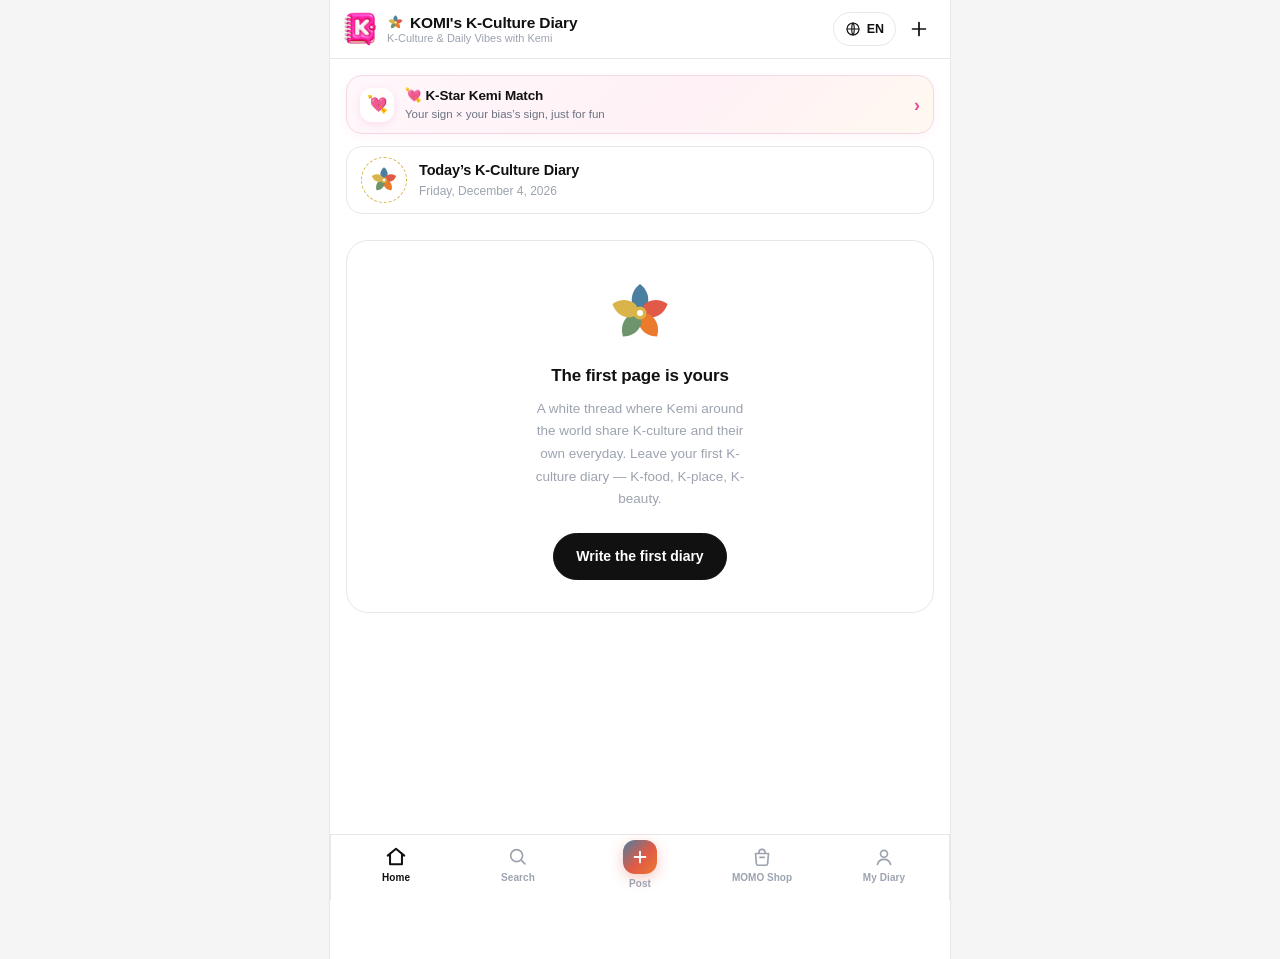
<file: index.html>
<!DOCTYPE html>
<html lang="en">
<head>
<meta charset="utf-8">
<title>KOMI's K-Culture Diary</title>
<meta name="viewport" content="width=device-width, initial-scale=1, viewport-fit=cover">
<meta name="description" content="K-Culture & Daily Vibes with Kemi. A white thread where Kemi around the world share K-culture and their own everyday — K-food, K-place, K-beauty. Read, reply and share.">
<meta name="theme-color" content="#ffffff">
<meta name="color-scheme" content="light">
<meta name="format-detection" content="telephone=no">

<!-- Security: a request keeps its origin only, and the page may load nothing but
     its own files, its own pictures/clips and the three translation endpoints.
     frame-ancestors is not here on purpose: browsers ignore it in a meta tag and
     log an error, so the frame guard in app.js keeps the page out of other frames. -->
<meta name="referrer" content="strict-origin-when-cross-origin">
<meta http-equiv="Content-Security-Policy" content="default-src 'self'; script-src 'self'; style-src 'self' 'unsafe-inline'; img-src 'self' data: blob:; media-src 'self' data: blob:; font-src 'self'; connect-src 'self' data: blob: https://translate.googleapis.com https://clients5.google.com https://translate.astian.org; manifest-src 'self'; worker-src 'self'; object-src 'none'; base-uri 'self'; form-action 'self'">

<link rel="manifest" href="./manifest.webmanifest">
<link rel="icon" href="./icons/favicon-32.png" sizes="32x32" type="image/png">
<link rel="icon" href="./icons/icon-192.png" sizes="192x192" type="image/png">
<link rel="apple-touch-icon" href="./icons/apple-touch-icon.png">

<meta name="apple-mobile-web-app-capable" content="yes">
<meta name="mobile-web-app-capable" content="yes">
<meta name="apple-mobile-web-app-title" content="KOMI Diary">
<meta name="apple-mobile-web-app-status-bar-style" content="default">

<meta property="og:type" content="website">
<meta property="og:site_name" content="KOMI's K-Culture Diary">
<meta property="og:title" content="KOMI's K-Culture Diary">
<meta property="og:description" content="Global K-Culture & Daily Vibes with Kemi — K-food, K-place, K-beauty. A white thread where Kemi around the world share K-culture and their own everyday.">
<meta property="og:image" content="https://ajak-75.github.io/KOMI-Diary/icons/og-cover.jpg">
<meta property="og:url" content="https://ajak-75.github.io/KOMI-Diary/">
<meta name="twitter:card" content="summary_large_image">
<meta name="twitter:title" content="KOMI's K-Culture Diary">
<meta name="twitter:description" content="Global K-Culture & Daily Vibes with Kemi — K-food, K-place, K-beauty.">
<meta name="twitter:image" content="https://ajak-75.github.io/KOMI-Diary/icons/og-cover.jpg">

<link rel="preload" as="image" href="./img/komi-diary-logo.png">
<link rel="preload" as="image" href="./img/komi-avatar.jpg">
<link rel="stylesheet" href="./styles.css?v=30">
</head>
<body>
<div class="app" id="app">

  <header class="topbar" id="topbar">
    <a class="brand" href="./" aria-label="KOMI's K-Culture Diary">
      <img class="brand-mark" src="./img/komi-diary-logo.png" alt="KOMI Diary" width="36" height="36">
      <span class="brand-copy">
        <span class="brand-title"><img class="dc-emblem" src="./img/dancheong-flower.svg" alt="" width="17" height="17">KOMI's K-Culture Diary</span>
        <span class="brand-sub" data-i18n="tagline">K-Culture &amp; Daily Vibes with Kemi</span>
      </span>
    </a>
    <div class="topbar-actions">
      <div class="lang" id="lang">
        <button class="lang-btn" id="langBtn" type="button" aria-haspopup="listbox" aria-expanded="false" aria-label="Language">
          <svg viewBox="0 0 24 24" width="16" height="16" aria-hidden="true" fill="none" stroke="currentColor" stroke-width="1.7" stroke-linecap="round" stroke-linejoin="round"><circle cx="12" cy="12" r="9"/><path d="M3 12h18M12 3c2.5 2.7 2.5 15.3 0 18M12 3c-2.5 2.7-2.5 15.3 0 18"/></svg>
          <span id="langCode">EN</span>
        </button>
        <div class="lang-menu" id="langMenu" role="listbox" aria-label="Language" hidden></div>
      </div>
      <button class="icon-btn" id="composeBtn" type="button" aria-label="New post">
        <svg viewBox="0 0 24 24" width="22" height="22" aria-hidden="true" fill="none" stroke="currentColor" stroke-width="1.9" stroke-linecap="round"><path d="M12 5v14M5 12h14"/></svg>
      </button>
    </div>
  </header>

  <main class="main" id="main" tabindex="-1"></main>

  <nav class="tabbar" aria-label="Main navigation">
    <button class="tab" type="button" data-view="home">
      <svg class="tab-ico" viewBox="0 0 24 24" aria-hidden="true" fill="none" stroke="currentColor" stroke-width="1.8" stroke-linecap="round" stroke-linejoin="round"><path d="M3 10.5 12 3l9 7.5"/><path d="M5.5 9.5V20h13V9.5"/></svg>
      <span class="tab-label" data-i18n="home">Home</span>
    </button>
    <button class="tab" type="button" data-view="search">
      <svg class="tab-ico" viewBox="0 0 24 24" aria-hidden="true" fill="none" stroke="currentColor" stroke-width="1.8" stroke-linecap="round"><circle cx="10.5" cy="10.5" r="6.5"/><path d="m15.5 15.5 4 4"/></svg>
      <span class="tab-label" data-i18n="search">Search</span>
    </button>
    <button class="tab tab-create" type="button" id="composeBtn2" aria-label="New post">
      <span class="create-fab">
        <svg viewBox="0 0 24 24" width="20" height="20" aria-hidden="true" fill="none" stroke="currentColor" stroke-width="2.2" stroke-linecap="round"><path d="M12 5.5v13M5.5 12h13"/></svg>
      </span>
      <span class="tab-label" data-i18n="post">Post</span>
    </button>
    <button class="tab tab-shop" type="button" data-view="shop">
      <svg class="tab-ico" viewBox="0 0 24 24" aria-hidden="true" fill="none" stroke="currentColor" stroke-width="1.8" stroke-linecap="round" stroke-linejoin="round"><path d="M4.9 8.2h14.2l-1 11.3a1.7 1.7 0 0 1-1.7 1.5H7.6a1.7 1.7 0 0 1-1.7-1.5Z"/><path d="M8.7 8.2V7a3.3 3.3 0 0 1 6.6 0v1.2"/><path d="M9.6 12.4h4.8"/></svg>
      <span class="tab-label" data-i18n="shop">MOMO Shop</span>
    </button>
    <button class="tab" type="button" data-view="me">
      <svg class="tab-ico" viewBox="0 0 24 24" aria-hidden="true" fill="none" stroke="currentColor" stroke-width="1.8" stroke-linecap="round" stroke-linejoin="round"><circle cx="12" cy="8.5" r="3.8"/><path d="M4.8 20.2c.9-3.6 3.7-5.6 7.2-5.6s6.3 2 7.2 5.6"/></svg>
      <span class="tab-label" data-i18n="mydiary">My Diary</span>
    </button>
  </nav>

</div>

<!-- Compose sheet -->
<div class="scrim" id="scrim" hidden></div>
<section class="sheet" id="composeSheet" role="dialog" aria-modal="true" aria-labelledby="composeTitle" hidden>
  <div class="sheet-grip" aria-hidden="true"></div>
  <header class="sheet-head">
    <button class="text-btn" type="button" id="composeCancel" data-i18n="cancel">Cancel</button>
    <h2 class="sheet-title" id="composeTitle" data-i18n="newPost">New diary</h2>
    <button class="pill primary" type="button" id="composeSubmit" data-i18n="publish">Post</button>
  </header>
  <div class="sheet-body">
    <div class="kemi-warn" id="composeWarn" role="alert" hidden></div>
    <div class="compose-row">
      <img class="avatar avatar-40" id="composeAvatar" src="./img/komi-avatar.jpg" alt="" width="40" height="40">
      <div class="compose-fields">
        <input id="nickInput" class="nick-input" type="text" maxlength="28" autocomplete="nickname" placeholder="KOMI's Unnie" aria-label="Nickname">
        <textarea id="bodyInput" class="body-input" rows="5" maxlength="500" placeholder="How is life where you are today?" aria-label="Post text"></textarea>
        <div class="compose-under">
          <input id="tagInput" class="tag-input" type="text" maxlength="80" placeholder="#MyCity #DailyVibes" aria-label="Tags">
          <span class="counter"><span id="bodyCount">0</span>/500</span>
        </div>
      </div>
    </div>
    <div class="photo-strip" id="photoStrip" hidden></div>
    <div class="sticker-tray" id="stickerTray">
      <div class="sticker-head">
        <span class="sticker-title" data-i18n="stickerTitle">🌸 Dancheong Sticker (Free)</span>
        <span class="sticker-note" data-i18n="stickerHint">One per diary · tap again to remove</span>
      </div>
      <div class="sticker-row" id="stickerRow" role="group" aria-label="Dancheong sticker"></div>
    </div>
    <div class="compose-tools">
      <button class="tool-btn" type="button" id="photoBtn">
        <svg viewBox="0 0 24 24" width="18" height="18" aria-hidden="true" fill="none" stroke="currentColor" stroke-width="1.7" stroke-linecap="round" stroke-linejoin="round"><rect x="3" y="5" width="18" height="14" rx="3"/><circle cx="8.5" cy="10" r="1.6"/><path d="m4 17 4.5-4.5 4 4L16 12l4 4"/></svg>
        <span data-i18n="media">Photo·Video</span>
      </button>
      <span class="tool-hint" id="photoHint" data-i18n="photoHint">Up to 4 photos or videos (video: 10s · 15MB)</span>
      <input id="mediaInput" type="file" accept="image/*,video/*" multiple hidden>
    </div>
    <p class="hint" id="composeHint" data-i18n="composeHint">Your post is saved on this device.</p>
  </div>
</section>

<!-- MOMO Shop product sheet -->
<section class="sheet" id="shopSheet" role="dialog" aria-modal="true" aria-labelledby="shopTitle" hidden>
  <div class="sheet-grip" aria-hidden="true"></div>
  <header class="sheet-head">
    <button class="text-btn" type="button" id="shopCancel" data-i18n="cancel">Cancel</button>
    <h2 class="sheet-title" id="shopTitle" data-i18n="shopNew">New product</h2>
    <button class="pill primary" type="button" id="shopSubmit" data-i18n="save">Save</button>
  </header>
  <div class="sheet-body">
    <div class="shop-photo-row">
      <button class="shop-photo-add" type="button" id="shopPhotoBtn">
        <svg viewBox="0 0 24 24" width="22" height="22" aria-hidden="true" fill="none" stroke="currentColor" stroke-width="1.6" stroke-linecap="round" stroke-linejoin="round"><path d="M4 8.5h3l1.4-2h7.2l1.4 2h3v10.5H4z"/><circle cx="12" cy="13" r="3.2"/></svg>
        <span data-i18n="shopPhoto">Photo</span>
      </button>
      <div class="shop-photo-thumb" id="shopPhotoThumb" hidden>
        <img id="shopPhotoImg" alt="">
        <button class="rm" type="button" id="shopPhotoRm" aria-label="Remove photo">&times;</button>
      </div>
      <input id="shopPhotoInput" type="file" accept="image/*" hidden>
    </div>
    <label class="field" for="shopNameInput">
      <span class="field-label" data-i18n="shopNameL">Product</span>
      <input class="field-input" id="shopNameInput" type="text" maxlength="60" autocomplete="off">
    </label>
    <label class="field" for="shopPriceInput">
      <span class="field-label" data-i18n="shopPriceL">Price</span>
      <input class="field-input" id="shopPriceInput" type="text" maxlength="24" autocomplete="off">
    </label>
    <label class="field" for="shopLinkInput">
      <span class="field-label" data-i18n="shopLinkL">Shop link</span>
      <input class="field-input" id="shopLinkInput" type="url" inputmode="url" maxlength="300" autocomplete="off" autocapitalize="off" spellcheck="false">
    </label>
    <label class="field" for="shopNoteInput">
      <span class="field-label" data-i18n="shopNoteL">Momo's line</span>
      <textarea class="field-input field-area" id="shopNoteInput" rows="3" maxlength="200"></textarea>
    </label>
    <p class="hint" data-i18n="shopHint">Products are saved on this device.</p>
  </div>
</section>

<!-- 👤 My profile sheet (photo · nickname · one-line intro) -->
<section class="sheet sheet-profile" id="profileSheet" role="dialog" aria-modal="true" aria-labelledby="profileTitle" hidden>
  <div class="sheet-grip" aria-hidden="true"></div>
  <header class="sheet-head">
    <button class="text-btn" type="button" id="profileCancel" data-i18n="cancel">Cancel</button>
    <h2 class="sheet-title" id="profileTitle" data-i18n="profileEdit">Edit profile</h2>
    <button class="pill primary" type="button" id="profileSave" data-i18n="save">Save</button>
  </header>
  <div class="sheet-body">
    <div class="kemi-warn" id="profileWarn" role="alert" hidden></div>
    <div class="profile-photo-row">
      <button class="profile-photo-btn" type="button" id="profilePhotoBtn" aria-label="Profile photo">
        <img class="profile-photo-img" id="profilePhotoImg" src="./img/komi-avatar.jpg" alt="" width="88" height="88">
        <span class="profile-photo-cam" aria-hidden="true">
          <svg viewBox="0 0 24 24" width="13" height="13" fill="none" stroke="currentColor" stroke-width="1.9" stroke-linecap="round" stroke-linejoin="round"><path d="M4 8.5h3l1.4-2h7.2l1.4 2h3v10.5H4z"/><circle cx="12" cy="13" r="3.1"/></svg>
        </span>
      </button>
      <div class="profile-photo-tools">
        <button class="tool-btn" type="button" id="profilePhotoPick" data-i18n="profilePhotoPick">Choose photo</button>
        <button class="text-btn profile-photo-reset" type="button" id="profilePhotoReset" data-i18n="profilePhotoReset">Back to the default photo</button>
      </div>
      <input id="profilePhotoInput" type="file" accept="image/*" hidden>
    </div>
    <label class="field" for="profileNickInput">
      <span class="field-label" data-i18n="profileNickL">Nickname</span>
      <input class="field-input" id="profileNickInput" type="text" maxlength="20" autocomplete="nickname" autocapitalize="off" placeholder="Up to 20 characters">
      <span class="field-note"><span id="profileNickCount">0</span>/20</span>
    </label>
    <label class="field" for="profileBioInput">
      <span class="field-label" data-i18n="profileBioL">One-line intro</span>
      <textarea class="field-input field-area profile-area" id="profileBioInput" rows="2" maxlength="80" placeholder="A line about you, up to 80 characters"></textarea>
      <span class="field-note"><span id="profileBioCount">0</span>/80</span>
    </label>
    <p class="hint" data-i18n="profileHint">Your photo, nickname and line show on your diaries and replies. Saved on this device.</p>
  </div>
</section>

<!-- K-star Kemi match sheet -->
<section class="sheet sheet-match" id="matchSheet" role="dialog" aria-modal="true" aria-labelledby="matchSheetTitle" hidden>
  <div class="sheet-grip" aria-hidden="true"></div>
  <header class="sheet-head">
    <button class="text-btn" type="button" id="matchClose" data-i18n="cancel">Cancel</button>
    <h2 class="sheet-title" id="matchSheetTitle" data-i18n="matchTitle">K-Star Kemi Match</h2>
    <span class="sheet-pad" aria-hidden="true"></span>
  </header>
  <div class="sheet-body">
    <p class="match-lead" data-i18n="matchLead">Just for fun: meet the Kemi between your zodiac sign and your favorite star’s.</p>
    <label class="field" for="starNameInput">
      <span class="field-label" data-i18n="starNameL">My favorite K-star</span>
      <input class="field-input" id="starNameInput" type="text" maxlength="40" autocomplete="off" placeholder="예) BTS 정국">
    </label>
    <div class="field">
      <span class="field-label" data-i18n="starBdayL">Star’s birthday</span>
      <div class="bday-row">
        <input class="bday-y" id="starYear" type="number" inputmode="numeric" min="1900" max="2026" placeholder="YYYY" aria-label="Year">
        <select class="bday-m" id="starMonth" aria-label="Month"></select>
        <select class="bday-d" id="starDay" aria-label="Day"></select>
      </div>
    </div>
    <div class="field">
      <span class="field-label" data-i18n="myBdayL">My birthday</span>
      <div class="bday-row">
        <input class="bday-y" id="myYear" type="number" inputmode="numeric" min="1900" max="2026" placeholder="YYYY" aria-label="Year">
        <select class="bday-m" id="myMonth" aria-label="Month"></select>
        <select class="bday-d" id="myDay" aria-label="Day"></select>
      </div>
    </div>
    <button class="pill primary match-go" type="button" id="matchGo" data-i18n="matchGo">See our Kemi</button>
    <div class="match-result" id="matchResult" hidden></div>
    <p class="match-fine" data-i18n="matchFine">Just for fun · the real zodiac year follows Lunar New Year</p>
  </div>
</section>

<!-- Kemi Promise sheet (community guidelines) — reached from My Diary and from every warning -->
<section class="sheet sheet-promise" id="promiseSheet" role="dialog" aria-modal="true" aria-labelledby="promiseSheetTitle" hidden>
  <div class="sheet-grip" aria-hidden="true"></div>
  <header class="sheet-head">
    <span class="sheet-pad" aria-hidden="true"></span>
    <h2 class="sheet-title" id="promiseSheetTitle" data-i18n="promiseTitle">Kemi Promise</h2>
    <button class="text-btn" type="button" id="promiseClose" data-i18n="close">Close</button>
  </header>
  <div class="sheet-body">
    <p class="promise-lead" data-i18n="promiseSub">Five promises so we can share K-culture kindly, together.</p>
    <ol class="promise-list" id="promiseList"></ol>
    <p class="promise-foot" data-i18n="promiseFoot">A post that breaks them is held back after a warning.</p>
  </div>
</section>

<!-- Image viewer -->
<div class="viewer" id="viewer" role="dialog" aria-modal="true" aria-label="Photo" hidden>
  <button class="viewer-close" type="button" id="viewerClose" aria-label="Close">
    <svg viewBox="0 0 24 24" width="22" height="22" aria-hidden="true" fill="none" stroke="currentColor" stroke-width="2" stroke-linecap="round"><path d="M6 6l12 12M18 6 6 18"/></svg>
  </button>
  <img id="viewerImg" alt="">
</div>

<div class="toast" id="toast" role="status" aria-live="polite"></div>

<script src="./i18n-world.js?v=30"></script>
<script src="./app.js?v=31"></script>
</body>
</html>
</file>
<file: styles.css>
/* KOMI's K-Culture Diary — pure white Threads-style light theme
   Palette: #FFFFFF bg · #E5E7EB hairlines · #111 typographic black · pink accent */

:root {
  --bg: #FFFFFF;
  --line: #E5E7EB;
  --ink: #111111;
  --ink-2: #6b7280;
  --ink-3: #9ca3af;
  --accent: #EC4899;
  --accent-soft: #FDF2F8;
  --like: #EF4444;
  --chip: #F3F4F6;
  --font: -apple-system, BlinkMacSystemFont, "Segoe UI", Roboto, "Helvetica Neue",
          "Apple SD Gothic Neo", "Noto Sans KR", "Malgun Gothic", Arial, sans-serif;
}

* { box-sizing: border-box; }
html, body { height: 100%; }
html { -webkit-text-size-adjust: 100%; }

body {
  margin: 0;
  background: var(--bg);
  color: var(--ink);
  font-family: var(--font);
  font-size: 15px;
  line-height: 1.5;
  -webkit-font-smoothing: antialiased;
  overscroll-behavior-y: none;
}

button { font: inherit; color: inherit; background: none; border: 0; padding: 0; cursor: pointer; }
input, textarea { font: inherit; color: inherit; }
img { display: block; max-width: 100%; }
svg { display: block; }
[hidden] { display: none !important; }

::selection { background: #FBD3EC; }

/* ---------- layout ---------- */
.app { min-height: 100dvh; }
.main {
  max-width: 620px;
  margin: 0 auto;
  padding: 0 0 calc(64px + env(safe-area-inset-bottom));
  min-height: 100dvh;
}
.view-head {
  display: flex; align-items: baseline; justify-content: space-between;
  padding: 20px 16px 4px;
}
.view-title { margin: 0; font-size: 21px; font-weight: 700; letter-spacing: -0.01em; }
.view-sub { color: var(--ink-3); font-size: 12.5px; }
.feed-head-pad { height: 8px; }

/* ---------- top bar ---------- */
.topbar {
  position: sticky; top: 0; z-index: 40;
  display: flex; align-items: center; justify-content: space-between; gap: 8px;
  padding: 10px 12px;
  padding-top: calc(10px + env(safe-area-inset-top));
  background: rgba(255,255,255,.92);
  -webkit-backdrop-filter: saturate(180%) blur(14px);
  backdrop-filter: saturate(180%) blur(14px);
  border-bottom: 1px solid var(--line);
}
.brand { display: flex; align-items: center; gap: 9px; text-decoration: none; color: inherit; min-width: 0; }
.brand-mark { width: 36px; height: 36px; flex: none; object-fit: contain; background: transparent; }
.brand-copy { display: flex; flex-direction: column; line-height: 1.15; min-width: 0; }
.brand-title { font-size: 15.5px; font-weight: 700; letter-spacing: -0.01em; white-space: nowrap; display: inline-flex; align-items: center; gap: 6px; }
.dc-emblem { width: 17px; height: 17px; flex: none; }
.brand-sub { font-size: 11px; color: var(--ink-3); white-space: nowrap; overflow: hidden; text-overflow: ellipsis; }
.topbar-actions { display: flex; align-items: center; gap: 4px; }

.icon-btn {
  display: grid; place-items: center; width: 38px; height: 38px; border-radius: 50%;
  transition: background .15s ease;
}
.icon-btn:hover, .icon-btn:active { background: var(--chip); }

/* language pill */
.lang { position: relative; }
.lang-btn {
  display: flex; align-items: center; gap: 6px;
  border: 1px solid var(--line); border-radius: 999px;
  padding: 7px 11px; font-size: 12.5px; font-weight: 600; background: #fff;
  transition: background .15s ease;
}
.lang-btn:hover { background: var(--chip); }
.lang-menu {
  position: absolute; right: 0; top: calc(100% + 6px);
  min-width: 192px; max-width: 78vw; max-height: min(62vh, 420px); overflow-y: auto; -webkit-overflow-scrolling: touch;
  background: #fff; border: 1px solid var(--line); border-radius: 14px;
  box-shadow: 0 12px 32px rgba(17,17,17,.10); padding: 6px; z-index: 60;
}
.lang-item .lang-label { white-space: nowrap; overflow: hidden; text-overflow: ellipsis; }
.lang-item {
  display: flex; align-items: center; justify-content: space-between; gap: 10px;
  width: 100%; padding: 9px 11px; border-radius: 9px; font-size: 13.5px; text-align: left;
}
.lang-item:hover { background: var(--chip); }
.lang-item .tick { color: var(--accent); opacity: 0; font-weight: 700; }
.lang-item[aria-selected="true"] { font-weight: 700; }
.lang-item[aria-selected="true"] .tick { opacity: 1; }

/* ---------- post card ---------- */
.post { border-bottom: 1px solid var(--line); padding: 14px 16px 10px; }
.post-top { display: flex; gap: 11px; align-items: flex-start; }
.avatar { border-radius: 50%; object-fit: cover; border: 1px solid var(--line); background: #fff; }
.avatar-36 { width: 36px; height: 36px; }
.avatar-40 { width: 40px; height: 40px; }
.avatar-28 { width: 28px; height: 28px; }
.avatar-fallback {
  display: grid; place-items: center; border-radius: 50%;
  background: var(--accent-soft); color: var(--accent); font-weight: 700; flex: none;
}
.avatar-fallback.avatar-36 { width: 36px; height: 36px; font-size: 14px; }
.avatar-fallback.avatar-28 { width: 28px; height: 28px; font-size: 11px; }
.avatar-fallback.avatar-40 { width: 40px; height: 40px; font-size: 15px; }

.post-headline { flex: 1; min-width: 0; }
.byline { display: flex; align-items: center; gap: 6px; flex-wrap: wrap; }
.byline-name { font-weight: 700; font-size: 14.5px; }
.byline-handle { color: var(--ink-3); font-size: 13px; }
.dot { color: var(--ink-3); font-size: 11px; }
.byline-time { color: var(--ink-3); font-size: 13px; white-space: nowrap; }
.edited-mark { color: var(--ink-3); font-size: 11.5px; font-weight: 500; opacity: .85; white-space: nowrap; }
/* the dancheong sticker a diary carries: stuck on the right of the byline row,
   slightly tilted like a paper deco sticker, never over the text or buttons */
.post-sticker {
  flex: none; width: 44px; height: 44px; margin: -3px 0 0 2px;
  transform: rotate(6deg);
  filter: drop-shadow(0 2px 3px rgba(24, 16, 8, .18));
  pointer-events: none;
  user-select: none;
  -webkit-user-select: none;
}
.follow-btn {
  margin-left: auto; border: 1px solid var(--line); border-radius: 999px;
  padding: 5px 13px; font-size: 12.5px; font-weight: 700; flex: none;
  transition: border-color .15s ease, background .15s ease, color .15s ease;
}
.follow-btn:hover { border-color: var(--ink); }
.follow-btn.is-following { background: var(--ink); border-color: var(--ink); color: #fff; }

.post-body { margin: 7px 0 0; font-size: 15px; white-space: pre-wrap; word-break: break-word; }
.post-tags { margin-top: 8px; display: flex; flex-wrap: wrap; gap: 4px 10px; }
.post-tag { color: #2563EB; font-size: 13.5px; font-weight: 550; }
.post-tag:hover { text-decoration: underline; }

/* ---------- dancheong accents ----------
   slate #4B7F9F · coral #E05A47 · orange #EB7A2D · sage #6E946B · gold #D9B44A */
.date-banner {
  display: flex; align-items: center; gap: 12px;
  margin: 12px 16px 4px; padding: 10px 14px;
  border: 1px solid var(--line); border-radius: 16px; background: #fff;
}
.date-banner .stamp {
  display: grid; place-items: center; width: 46px; height: 46px; flex: none;
  border: 1.5px dashed #D9B44A; border-radius: 50%; background: #fff;
}
.date-banner .date-copy { display: flex; flex-direction: column; min-width: 0; }
.date-banner .date-copy b { font-size: 14.5px; letter-spacing: -0.01em; }
.date-banner .date-copy span { color: var(--ink-3); font-size: 12px; }

.chip.dc-chip { color: var(--dc, #4B7F9F); border-color: var(--dc, #4B7F9F); }
.chip.dc-chip:hover { background: var(--dc, #4B7F9F); color: #fff; border-color: var(--dc, #4B7F9F); }
.chip.dc-chip.is-active { background: var(--dc, #4B7F9F); border-color: var(--dc, #4B7F9F); color: #fff; }
.post-tags .dc-chip { font-size: 13px; padding: 4px 11px; border: 1px solid var(--dc, #4B7F9F); color: var(--dc, #4B7F9F); background: #fff; }
.post-tags .dc-chip:hover { background: var(--dc, #4B7F9F); color: #fff; }

/* photos */
.post-photos { margin-top: 10px; display: grid; gap: 8px; border-radius: 16px; overflow: hidden; }
.post-photos[data-n="2"] { grid-template-columns: 1fr 1fr; }
.post-photos[data-n="3"] { grid-template-columns: 1fr 1fr; }
.post-photos[data-n="4"] { grid-template-columns: 1fr 1fr; }
.post-photos img, .post-photos > div {
  width: 100%; border-radius: 0; object-fit: cover; cursor: zoom-in;
  border: 1px solid var(--line);
}
.post-photos[data-n="2"] img, .post-photos[data-n="4"] img { aspect-ratio: 1 / 1; }
.post-photos[data-n="3"] img:first-child { grid-column: 1 / -1; aspect-ratio: 2 / 1; }
.post-photos[data-n="3"] .ph-more, .post-photos[data-n="4"] .ph-more {
  position: relative; aspect-ratio: 1 / 1; display: grid; place-items: center;
  color: #fff; font-size: 20px; font-weight: 700; background-size: cover; background-position: center;
}
.post-photos[data-n="3"] .ph-more::before, .post-photos[data-n="4"] .ph-more::before {
  content: ""; position: absolute; inset: 0; background: rgba(17,17,17,.45);
}
.post-photos[data-n="3"] .ph-more span, .post-photos[data-n="4"] .ph-more span { position: relative; z-index: 1; }
.post-photos[data-n="1"] img { max-height: 560px; }

/* video attachments */
.post-photos video {
  width: 100%; display: block; background: #000; border-radius: 0;
  object-fit: contain; max-height: 70vh;
}
.post-photos[data-n="2"] video, .post-photos[data-n="3"] video, .post-photos[data-n="4"] video {
  aspect-ratio: 1 / 1; object-fit: cover;
}
.post-photos .ph-skel {
  width: 100%; aspect-ratio: 4 / 3; cursor: default;
  background: linear-gradient(100deg, #F3F4F6, #E9EBEF, #F3F4F6);
}
.post-photos .ph-video-skel {
  display: grid; place-items: center; aspect-ratio: 16 / 9;
  background: #1a1a1c; color: #fff; font-size: 20px;
}
.translate-btn.is-loading { opacity: .6; }
.translate-note { margin-top: 6px; color: var(--ink-3); font-size: 12.5px; }

/* translate toggle */
.translate-row { margin-top: 10px; }
.translate-btn {
  display: inline-flex; align-items: center; gap: 6px;
  color: var(--ink-2); font-size: 12.5px; font-weight: 600;
  padding: 5px 0; border-radius: 6px;
}
.translate-btn:hover { color: var(--ink); }
.translate-btn .globe { color: #2563EB; }
.translate-body {
  margin-top: 8px; padding: 10px 12px; border: 1px solid var(--line); border-radius: 12px;
  background: #FAFAFA; font-size: 14px; color: #374151; white-space: pre-wrap; word-break: break-word;
}
.translate-meta { margin-top: 6px; color: var(--ink-3); font-size: 11.5px; }

/* action row */
.post-actions {
  margin-top: 10px; padding-top: 6px;
  display: flex; align-items: center; gap: 4px;
}
/* the writer's own tools sit on the right, quieter than the count row */
.post-tools { margin-left: auto; display: flex; align-items: center; gap: 2px; }
.post-tools .act { padding: 7px 7px; color: var(--ink-3); }
.act {
  display: inline-flex; align-items: center; gap: 6px;
  color: var(--ink-2); font-size: 12.5px; font-weight: 550;
  padding: 7px 10px; border-radius: 999px; transition: background .15s ease;
  user-select: none; -webkit-user-select: none;
}
.act:active { transform: scale(.96); }
.act:hover { background: var(--chip); }
.act .cnt { min-width: 10px; }
.act[data-act="like"]:hover { color: #E05A47; background: #FDF1EF; }
.act.is-liked { color: #E05A47; font-weight: 700; }
.act.is-liked .ico { fill: #E05A47; stroke: #E05A47; }
.act[data-act="comment"]:hover { color: #4B7F9F; background: #EFF5F9; }
.act[data-act="repost"]:hover { color: #6E946B; background: #F0F5EF; }
.act.is-reposted { color: #6E946B; font-weight: 700; }
.act.is-reposted .ico { fill: #6E946B; stroke: #6E946B; }
.act[data-act="share"]:hover { color: #EB7A2D; background: #FDF3EA; }
.act[data-act="edit"]:hover { color: #4B7F9F; background: #EFF5F9; }
.act[data-act="delete"]:hover { color: #E05A47; background: #FDF1EF; }
.translate-btn .globe { color: #4B7F9F; }

/* comments */
.comments { margin-top: 4px; border-top: 1px solid var(--line); padding-top: 4px; }
.comment { display: flex; gap: 9px; padding: 9px 0; border-bottom: 1px solid var(--line); }
.comment:last-of-type { border-bottom: 0; }
.comment-main { flex: 1; min-width: 0; }
.comment-head { display: flex; align-items: baseline; gap: 6px; flex-wrap: wrap; }
.comment-author { font-weight: 700; font-size: 13.5px; }
.comment-time { color: var(--ink-3); font-size: 12px; }
.comment-text { margin: 3px 0 0; font-size: 14px; white-space: pre-wrap; word-break: break-word; }
.comment-del { color: var(--ink-3); font-size: 12px; margin-top: 3px; }
.comment-del:hover { color: #E05A47; }
.comment-form { display: flex; gap: 9px; padding: 10px 0 6px; align-items: center; }
.comment-form .comment-input {
  flex: 1; border: 1px solid var(--line); border-radius: 999px;
  padding: 9px 14px; font-size: 13.5px; outline: none; background: #fff;
}
.comment-form .comment-input:focus { border-color: var(--ink-3); }
.comment-form .send-btn {
  flex: none; width: 38px; height: 38px; border-radius: 50%; display: grid; place-items: center;
  color: var(--ink-3); transition: color .15s ease;
}
.comment-form .send-btn.ready { color: var(--accent); }

/* ---------- tab bar ---------- */
.tabbar {
  position: fixed; left: 0; right: 0; bottom: 0; z-index: 50;
  display: grid; grid-template-columns: repeat(5, 1fr);
  padding: 6px 4px calc(6px + env(safe-area-inset-bottom));
  background: rgba(255,255,255,.94);
  -webkit-backdrop-filter: saturate(180%) blur(14px);
  backdrop-filter: saturate(180%) blur(14px);
  border-top: 1px solid var(--line);
}
.tab {
  display: flex; flex-direction: column; align-items: center; gap: 2px;
  padding: 5px 0 3px; color: var(--ink-3); border-radius: 12px;
  min-width: 0;
}
.tab .tab-ico { width: 22px; height: 22px; }
.tab .tab-label { font-size: clamp(8.5px, 2.6vw, 10px); font-weight: 600; letter-spacing: .01em; white-space: nowrap; max-width: 100%; overflow: hidden; text-overflow: ellipsis; }
.tab-shop .tab-label { letter-spacing: 0; }
.tab.is-active { color: var(--ink); }
.tab.is-active .tab-ico { stroke-width: 2.2; }
.tab-create { color: var(--ink-3); }
.create-fab {
  display: grid; place-items: center; width: 34px; height: 34px; margin-top: -6px;
  border-radius: 12px; color: #fff; background: linear-gradient(135deg, #4B7F9F, #E05A47 55%, #EB7A2D);
  box-shadow: 0 4px 14px rgba(224,90,71,.32);
}

/* ---------- compose sheet ---------- */
.scrim {
  position: fixed; inset: 0; z-index: 70; background: rgba(17,17,17,.35);
  opacity: 0; transition: opacity .2s ease;
}
.scrim.is-open { opacity: 1; }
.sheet {
  position: fixed; left: 0; right: 0; bottom: 0; z-index: 80;
  max-width: 620px; margin: 0 auto;
  background: #fff; border-radius: 18px 18px 0 0;
  box-shadow: 0 -12px 40px rgba(17,17,17,.18);
  transform: translateY(100%); transition: transform .24s cubic-bezier(.32,.72,.33,1);
  padding-bottom: env(safe-area-inset-bottom);
  max-height: 92dvh; display: flex; flex-direction: column;
}
.sheet.is-open { transform: translateY(0); }
.sheet-grip { width: 36px; height: 4px; border-radius: 2px; background: var(--line); margin: 8px auto 0; }
.sheet-head {
  display: flex; align-items: center; justify-content: space-between; gap: 8px;
  padding: 8px 14px 10px; border-bottom: 1px solid var(--line);
}
.sheet-title { margin: 0; font-size: 15px; font-weight: 700; }
.text-btn { color: var(--ink-2); font-size: 14px; font-weight: 600; padding: 6px 8px; border-radius: 8px; }
.text-btn:hover { background: var(--chip); }
.pill {
  border-radius: 999px; padding: 7px 16px; font-size: 13.5px; font-weight: 700;
  border: 1px solid var(--line); background: #fff;
}
.pill.primary { background: var(--ink); border-color: var(--ink); color: #fff; }
.pill.primary:disabled { opacity: .35; cursor: default; }
.sheet-body { padding: 14px 16px 18px; overflow-y: auto; }
.compose-row { display: flex; gap: 11px; }
.compose-fields { flex: 1; min-width: 0; display: flex; flex-direction: column; gap: 8px; }
.nick-input {
  border: 0; border-bottom: 1px solid var(--line); padding: 4px 0 8px;
  font-size: 14.5px; font-weight: 700; outline: none;
}
.nick-input:focus { border-bottom-color: var(--ink); }
.body-input {
  border: 0; resize: none; outline: none; font-size: 15.5px; line-height: 1.55; min-height: 96px;
}
.body-input::placeholder, .nick-input::placeholder, .tag-input::placeholder { color: var(--ink-3); }
.compose-under { display: flex; align-items: center; gap: 10px; }
.tag-input { flex: 1; border: 0; outline: none; font-size: 13.5px; color: #2563EB; padding: 4px 0; }
.counter { color: var(--ink-3); font-size: 11.5px; flex: none; }
.photo-strip { display: flex; gap: 8px; margin-top: 10px; overflow-x: auto; }
.photo-thumb { position: relative; flex: none; }
.photo-thumb img { width: 84px; height: 84px; object-fit: cover; border-radius: 12px; border: 1px solid var(--line); }
.photo-thumb video { width: 84px; height: 84px; object-fit: cover; border-radius: 12px; border: 1px solid var(--line); background: #000; }
.photo-thumb .thumb-play {
  position: absolute; left: 6px; bottom: 6px;
  width: 20px; height: 20px; border-radius: 50%;
  background: rgba(17,17,17,.62); color: #fff;
  display: grid; place-items: center; font-size: 9px;
}
.photo-thumb .rm {
  position: absolute; top: -6px; right: -6px; width: 22px; height: 22px; border-radius: 50%;
  background: var(--ink); color: #fff; display: grid; place-items: center; font-size: 12px;
}
.compose-tools { display: flex; align-items: center; gap: 10px; margin-top: 12px; padding-top: 12px; border-top: 1px solid var(--line); }
.tool-btn {
  display: inline-flex; align-items: center; gap: 7px;
  border: 1px solid var(--line); border-radius: 999px; padding: 8px 14px;
  font-size: 13px; font-weight: 650; color: var(--ink-2);
}
.tool-btn:hover { background: var(--chip); }
.tool-hint { color: var(--ink-3); font-size: 12px; }

/* ---------- dancheong sticker tray (free) ---------- */
.sticker-tray {
  margin-top: 12px; padding: 10px 11px 9px;
  border: 1px solid var(--line); border-radius: 15px; background: #FFFDF9;
}
.sticker-head { display: flex; align-items: baseline; justify-content: space-between; gap: 8px; margin-bottom: 8px; }
.sticker-title { font-size: 12.5px; font-weight: 700; color: var(--ink); letter-spacing: -0.01em; }
.sticker-note { font-size: 11px; color: var(--ink-3); text-align: right; }
.sticker-row { display: flex; gap: 8px; overflow-x: auto; padding: 2px 1px 3px; scrollbar-width: none; }
.sticker-row::-webkit-scrollbar { display: none; }
.sticker-opt {
  position: relative; flex: none; width: 48px; height: 48px; padding: 1px;
  border: 2px solid transparent; border-radius: 50%; background: #fff;
  transition: border-color .16s ease, transform .16s ease, box-shadow .16s ease;
}
.sticker-opt img {
  width: 100%; height: 100%; border-radius: 50%; opacity: .84;
  transition: opacity .16s ease, transform .16s ease;
}
.sticker-opt:hover img { opacity: 1; transform: scale(1.03); }
.sticker-opt.is-on { border-color: #D9B44A; box-shadow: 0 0 0 3px #FBF1D6; }
.sticker-opt.is-on img { opacity: 1; }
.sticker-opt.is-on::after {
  content: "\2713"; position: absolute; right: -1px; bottom: -1px;
  width: 16px; height: 16px; border-radius: 50%;
  background: #D9B44A; color: #fff; font-size: 10px; font-weight: 700;
  display: grid; place-items: center; border: 1.5px solid #fff;
}
.hint { color: var(--ink-3); font-size: 12px; margin: 12px 0 0; }

/* ---------- search view ---------- */
.search-wrap { padding: 14px 16px 4px; position: sticky; top: 0; background: var(--bg); }
.search-input {
  width: 100%; border: 1px solid var(--line); border-radius: 999px;
  padding: 11px 16px; font-size: 14.5px; outline: none; background: #FAFAFA;
}
.search-input:focus { border-color: var(--ink-3); background: #fff; }
.tag-cloud { display: flex; flex-wrap: wrap; gap: 8px; padding: 12px 16px; }
.tag-cloud-head {
  padding: 14px 16px 0; font-size: 12px; font-weight: 700; letter-spacing: .02em;
  color: var(--ink-3); text-transform: uppercase;
}
.chip-n {
  display: inline-block; margin-left: 5px; font-size: 11px; font-weight: 700;
  color: var(--dc, #4B7F9F); opacity: .8;
}
.chip.dc-chip:hover .chip-n, .chip.dc-chip.is-active .chip-n { color: #fff; opacity: .9; }
.chip {
  border: 1px solid var(--line); border-radius: 999px; padding: 7px 13px;
  font-size: 13px; font-weight: 600; color: var(--ink-2); background: #fff;
  transition: all .15s ease;
}
.chip:hover { border-color: var(--ink); color: var(--ink); }
.chip.is-active { background: var(--ink); border-color: var(--ink); color: #fff; }
.filter-note {
  padding: 8px 16px; color: var(--ink-2); font-size: 12.5px;
  display: flex; align-items: center; gap: 8px;
}
.filter-note button { color: var(--ink); font-weight: 700; font-size: 12.5px; text-decoration: underline; }

/* ---------- me view ---------- */
/* her own profile card on top of My Diary */
.me-card {
  display: flex; flex-direction: column; gap: 12px;
  margin: 6px 16px 14px; padding: 14px;
  background: linear-gradient(160deg, #FFFFFF 0%, #FFFCF6 62%, #FDF7FB 100%);
  border: 1px solid var(--line); border-radius: 20px;
}
.me-card-top { display: flex; align-items: flex-start; gap: 13px; }
.me-card-ava {
  width: 72px; height: 72px; flex: none; border-radius: 50%; object-fit: cover;
  border: 1px solid var(--line); background: #fff;
}
.me-card-body { flex: 1; min-width: 0; display: flex; flex-direction: column; gap: 2px; padding-top: 2px; }
.me-card-name { font-size: 17px; font-weight: 800; letter-spacing: -.01em; line-height: 1.28; word-break: break-word; }
.me-card-role { font-size: 11.5px; color: var(--ink-3); line-height: 1.4; word-break: keep-all; }
.me-card-bio { margin: 3px 0 0; font-size: 13px; color: var(--ink-2); line-height: 1.55; word-break: keep-all; }
.me-card-edit {
  display: flex; align-items: center; justify-content: center; gap: 6px;
  padding: 9px 14px; font-size: 13px; font-weight: 700; color: var(--ink);
}
.me-card-edit .ico { width: 16px; height: 16px; }
.me-card-edit:hover { border-color: var(--ink-3); background: #FAFAFA; }
.me-card-edit:active { transform: scale(.995); }

/* ---------- profile sheet ---------- */
.profile-photo-row { display: flex; align-items: center; gap: 14px; }
.profile-photo-btn {
  position: relative; flex: none; width: 88px; height: 88px; padding: 0;
  border-radius: 50%; overflow: hidden; border: 1px solid var(--line); background: #FAFAFA;
}
.profile-photo-img { width: 100%; height: 100%; object-fit: cover; }
.profile-photo-cam {
  position: absolute; right: 2px; bottom: 2px; width: 27px; height: 27px;
  border-radius: 50%; display: grid; place-items: center;
  background: var(--ink); color: #fff; border: 2.5px solid #fff;
}
.profile-photo-tools { flex: 1; min-width: 0; display: flex; flex-direction: column; align-items: flex-start; gap: 2px; }
.profile-photo-tools .tool-btn { padding: 7px 13px; font-size: 12.5px; }
.profile-photo-reset {
  font-size: 12px; font-weight: 600; color: var(--ink-3);
  padding: 5px 0; text-decoration: underline; text-underline-offset: 2px;
}
.profile-photo-reset:hover { color: var(--ink); background: none; }
.field-note {
  display: block; margin-top: 5px; text-align: right;
  font-size: 11px; color: var(--ink-3); font-variant-numeric: tabular-nums;
}
.profile-area { min-height: 64px; resize: none; }

.me-tabs { display: flex; border-bottom: 1px solid var(--line); position: sticky; top: 0; background: var(--bg); }
.me-tab { flex: 1; padding: 12px 0; text-align: center; font-size: 13.5px; font-weight: 650; color: var(--ink-3); border-bottom: 2px solid transparent; }
.me-tab.is-active { color: var(--ink); border-bottom-color: var(--ink); }
.me-stats { padding: 16px; display: flex; gap: 10px; }
.me-stat { flex: 1; border: 1px solid var(--line); border-radius: 14px; padding: 12px; text-align: center; }
.me-stat b { display: block; font-size: 20px; }
.me-stat span { color: var(--ink-3); font-size: 12px; }

/* ---------- empty / offline ---------- */
.empty { padding: 60px 24px; text-align: center; color: var(--ink-3); }
.empty b { display: block; color: var(--ink); font-size: 16px; margin-bottom: 4px; }

/* ---------- empty first page ---------- */
.empty-home {
  margin: 26px 16px 40px; padding: 38px 22px 32px;
  text-align: center; background: #fff;
  border: 1px solid var(--line); border-radius: 22px;
}
.empty-home .empty-flower { margin: 0 auto 16px; }
.empty-home .empty-title {
  display: block; color: var(--ink);
  font-size: 17px; font-weight: 700; letter-spacing: -0.01em;
}
.empty-home .empty-sub {
  margin: 9px auto 22px; max-width: 30ch;
  color: var(--ink-3); font-size: 13.5px; line-height: 1.68; word-break: keep-all;
}
.empty-home .empty-cta { padding: 12px 22px; font-size: 14px; }
.empty-home .empty-cta:active { transform: scale(.98); }
.offline-bar {
  position: fixed; top: 0; left: 0; right: 0; z-index: 90;
  background: var(--ink); color: #fff; text-align: center;
  font-size: 12.5px; padding: 6px 0 6px; padding-top: calc(6px + env(safe-area-inset-top));
}

/* ---------- viewer ---------- */
.viewer {
  position: fixed; inset: 0; z-index: 90; background: rgba(12,12,14,.92);
  display: grid; place-items: center; padding: 20px;
}
.viewer img { max-width: 100%; max-height: 88vh; border-radius: 10px; }
.viewer-close {
  position: absolute; top: calc(14px + env(safe-area-inset-top)); right: 14px;
  width: 40px; height: 40px; border-radius: 50%; color: #fff; background: rgba(255,255,255,.12);
  display: grid; place-items: center;
}

/* ---------- MOMO Shop ---------- */
.shop-hero {
  margin: 14px 16px 4px; background: #fff;
  border: 1px solid var(--line); border-radius: 22px; overflow: hidden;
}
.shop-hero-frame { aspect-ratio: 16 / 9; overflow: hidden; background: #FDF2F8; }
.shop-hero-img { width: 100%; height: 100%; object-fit: cover; object-position: 50% 50%; }
.shop-hero-body { padding: 13px 15px 16px; }
.shop-hero-id { display: flex; align-items: center; gap: 10px; min-width: 0; }
.shop-hero-ava {
  width: 42px; height: 42px; flex: none; border-radius: 50%; object-fit: cover;
  border: 2px solid #fff; box-shadow: 0 0 0 1px var(--line);
}
.shop-hero-meta { display: flex; flex-direction: column; min-width: 0; }
.shop-hero-name { font-size: 16px; font-weight: 800; letter-spacing: -.01em; line-height: 1.25; }
.shop-hero-role {
  color: var(--ink-3); font-size: 11.5px;
  white-space: nowrap; overflow: hidden; text-overflow: ellipsis;
}
.shop-hero-line {
  margin: 11px 0 0; padding: 11px 13px; border-radius: 14px;
  background: var(--accent-soft); color: var(--ink);
  font-size: 14px; line-height: 1.6; word-break: keep-all;
}
.shop-add {
  display: flex; width: 100%; justify-content: center;
  margin-top: 12px; padding: 11px 16px; font-size: 14px;
}
.shop-add:active { transform: scale(.99); }

.shop-shelf-head { display: flex; align-items: baseline; justify-content: space-between; padding: 18px 16px 8px; }
.shop-shelf-head b { font-size: 13px; font-weight: 800; letter-spacing: .01em; }
.shop-shelf-head span { color: var(--ink-3); font-size: 12px; }

.shop-card {
  margin: 0 16px 14px; background: #fff;
  border: 1px solid var(--line); border-radius: 20px; overflow: hidden;
}
.shop-card-img { width: 100%; aspect-ratio: 1 / 1; max-height: 420px; object-fit: cover; background: #FDF2F8; cursor: zoom-in; }
.shop-card-noimg {
  aspect-ratio: 16 / 7; display: grid; place-items: center;
  background: linear-gradient(135deg, #FDF2F8, #F3F4F6);
}
.shop-card-noimg img {
  width: 56px; height: 56px; border-radius: 50%; object-fit: cover;
  border: 2px solid #fff; box-shadow: 0 0 0 1px var(--line);
}
.shop-card-body { padding: 12px 14px 13px; }
.shop-card-name { margin: 0; font-size: 15.5px; font-weight: 700; letter-spacing: -.01em; line-height: 1.35; word-break: keep-all; }
.shop-card-price { margin-top: 4px; font-size: 15.5px; font-weight: 800; color: #DB2777; }
.shop-say { display: flex; align-items: flex-start; gap: 9px; margin-top: 12px; }
.shop-say-ava {
  width: 32px; height: 32px; flex: none; border-radius: 50%; object-fit: cover;
  border: 1px solid var(--line);
}
.shop-bubble { flex: 1; min-width: 0; padding: 9px 12px; border-radius: 4px 14px 14px 14px; background: #F3F4F6; }
.shop-bubble-text { margin: 0; font-size: 13.5px; line-height: 1.55; white-space: pre-wrap; word-break: keep-all; }
.shop-tr { margin-top: 6px; }
.shop-tr-btn { font-size: 12px; font-weight: 600; color: var(--ink-3); }
.shop-tr-body {
  margin-top: 6px; padding-top: 6px; border-top: 1px dashed #D1D5DB;
  font-size: 13px; line-height: 1.5; color: var(--ink);
  white-space: pre-wrap; word-break: keep-all;
}
.shop-tr-meta { display: block; margin-top: 4px; font-size: 11px; color: var(--ink-3); }
.shop-card-foot { display: flex; align-items: center; gap: 8px; margin-top: 12px; }
.shop-open {
  display: inline-flex; align-items: center; padding: 8px 16px;
  font-size: 13px; border-color: var(--ink); color: var(--ink); text-decoration: none;
}
.shop-open.is-off { color: var(--ink-3); border-color: var(--line); background: #FAFAFA; }
.shop-tools { margin-left: auto; display: flex; align-items: center; gap: 2px; }
.shop-tools .act { padding: 7px; color: var(--ink-3); }
.shop-tools .act[data-shop-edit]:hover { color: #4B7F9F; background: #EFF5F9; }
.shop-tools .act[data-shop-del]:hover { color: #E05A47; background: #FDF1EF; }

.shop-empty {
  margin: 14px 16px 40px; padding: 30px 22px 26px; text-align: center;
  background: #fff; border: 1px solid var(--line); border-radius: 22px;
}
.shop-empty-ava {
  width: 76px; height: 76px; margin: 0 auto 12px; border-radius: 50%; object-fit: cover;
  border: 2px solid #fff; box-shadow: 0 0 0 1px var(--line);
}
.shop-empty b { display: block; font-size: 15.5px; font-weight: 800; }
.shop-empty p { margin: 8px auto 18px; max-width: 30ch; color: var(--ink-3); font-size: 13px; line-height: 1.65; word-break: keep-all; }
.shop-empty .shop-add { max-width: 260px; margin: 0 auto; }

/* shop sheet fields */
.shop-photo-row { display: flex; align-items: center; gap: 10px; }
.shop-photo-add {
  width: 96px; height: 96px; border-radius: 16px; border: 1.5px dashed var(--line);
  background: #FAFAFA; color: var(--ink-3);
  display: flex; flex-direction: column; align-items: center; justify-content: center; gap: 5px;
  font-size: 11px; font-weight: 600;
}
.shop-photo-add:hover { border-color: var(--ink-3); color: var(--ink-2); }
.shop-photo-thumb { position: relative; width: 96px; height: 96px; border-radius: 16px; overflow: hidden; border: 1px solid var(--line); }
.shop-photo-thumb img { width: 100%; height: 100%; object-fit: cover; }
.shop-photo-thumb .rm {
  position: absolute; top: 4px; right: 4px; width: 22px; height: 22px; border-radius: 50%;
  background: rgba(17,17,17,.62); color: #fff; font-size: 15px; line-height: 1;
  display: grid; place-items: center;
}
.field { display: block; margin-top: 13px; }
.field-label {
  display: block; margin-bottom: 5px; color: var(--ink-3);
  font-size: 11px; font-weight: 700; letter-spacing: .03em; text-transform: uppercase;
}
.field-input {
  width: 100%; padding: 10px 12px; border: 1px solid var(--line); border-radius: 12px;
  background: #FAFAFA; font-size: 14.5px; outline: none;
}
.field-input:focus { border-color: var(--ink-3); background: #fff; }
.field-input::placeholder { color: var(--ink-3); font-weight: 400; }
.field-area { min-height: 84px; line-height: 1.5; resize: vertical; }

/* ---------- K-star Kemi match ---------- */
.match-invite { padding: 8px 16px 0; }
.match-invite-btn {
  width: 100%; display: flex; align-items: center; gap: 11px; text-align: left;
  padding: 11px 13px; border-radius: 16px;
  border: 1px solid #F4D7E4;
  background: linear-gradient(135deg, #FFF7FB 0%, #FFF1F6 58%, #FFF9F0 100%);
  box-shadow: 0 2px 10px rgba(236,72,153,.06);
  transition: border-color .15s ease, transform .12s ease;
}
.match-invite-btn:hover { border-color: #EDBED5; }
.match-invite-btn:active { transform: scale(.995); }
.mi-ico {
  flex: none; display: grid; place-items: center; width: 34px; height: 34px;
  border-radius: 12px; font-size: 17px; background: #fff;
  box-shadow: 0 2px 8px rgba(236,72,153,.14);
}
.mi-copy { flex: 1; min-width: 0; display: flex; flex-direction: column; gap: 2px; }
.mi-copy b { font-size: 13.5px; font-weight: 800; letter-spacing: -.01em; line-height: 1.3; }
.mi-copy span { font-size: 11.5px; color: var(--ink-2); line-height: 1.35; white-space: normal; word-break: keep-all; }
.mi-go { flex: none; color: var(--accent); font-size: 18px; font-weight: 700; line-height: 1; }

.sheet-pad { width: 52px; flex: none; }
.match-lead { margin: 0 0 4px; color: var(--ink-2); font-size: 13px; line-height: 1.6; word-break: keep-all; }

.bday-row { display: grid; grid-template-columns: 1.25fr 1fr .85fr; gap: 7px; }
.bday-y, .bday-m, .bday-d {
  width: 100%; min-width: 0; height: 42px; padding: 0 8px;
  border: 1px solid var(--line); border-radius: 12px; background: #FAFAFA;
  font-size: 14px; color: var(--ink); outline: none;
  -webkit-appearance: none; appearance: none;
}
.bday-y { text-align: center; font-variant-numeric: tabular-nums; }
.bday-m, .bday-d {
  padding-right: 20px;
  background-image: url("data:image/svg+xml,%3Csvg xmlns='http://www.w3.org/2000/svg' width='10' height='6' viewBox='0 0 10 6'%3E%3Cpath d='M1 1l4 4 4-4' fill='none' stroke='%239CA3AF' stroke-width='1.6' stroke-linecap='round' stroke-linejoin='round'/%3E%3C/svg%3E");
  background-repeat: no-repeat;
  background-position: right 7px center;
}
.bday-y:focus, .bday-m:focus, .bday-d:focus { border-color: var(--ink-3); background-color: #fff; }
.bday-y::placeholder { color: var(--ink-3); }
.bday-y::-webkit-outer-spin-button, .bday-y::-webkit-inner-spin-button { -webkit-appearance: none; margin: 0; }
.bday-y { -moz-appearance: textfield; }

.match-go { width: 100%; margin-top: 16px; padding: 12px 16px; font-size: 14px; }

.match-fine { margin: 14px 0 0; text-align: center; color: var(--ink-3); font-size: 11px; }

.match-result {
  margin-top: 16px; padding: 15px 15px 13px; border-radius: 18px;
  border: 1px solid #F4D7E4;
  background: linear-gradient(165deg, #FFF6FA 0%, #FFFDF8 58%, #F5FBF7 100%);
}
.mr-star { text-align: center; font-size: 13.5px; color: var(--ink-2); }
.mr-star b { color: var(--ink); font-weight: 800; }
.mr-top { display: flex; align-items: center; gap: 14px; margin-top: 8px; }
.mr-score { display: flex; align-items: baseline; flex: none; }
.mr-score b { font-size: 38px; font-weight: 800; line-height: .95; letter-spacing: -.035em; color: #E05A47; }
.mr-score i { font-style: normal; font-size: 16px; font-weight: 800; color: #E05A47; margin-left: 1px; }
.mr-rel { flex: 1; min-width: 0; }
.mr-rel span { display: block; margin-bottom: 3px; font-size: 10.5px; font-weight: 700; letter-spacing: .02em; color: var(--ink-3); }
.mr-rel b { display: block; font-size: 13.5px; font-weight: 800; line-height: 1.4; letter-spacing: -.01em; word-break: keep-all; }
.mr-zodiacs {
  display: flex; align-items: center; gap: 8px; margin-top: 12px;
  padding: 10px 12px; border-radius: 14px; background: rgba(255,255,255,.78);
  border: 1px solid #F6E3EC;
}
.mr-zod { flex: 1; min-width: 0; display: flex; flex-direction: column; gap: 3px; }
.mr-zod span { font-size: 10.5px; font-weight: 700; letter-spacing: .02em; color: var(--ink-3); }
.mr-zod b { font-size: 14px; font-weight: 800; letter-spacing: -.01em; }
.mr-zod:last-child { text-align: right; }
.mr-x { flex: none; color: var(--ink-3); font-size: 13px; font-weight: 700; }
.mr-color {
  display: flex; align-items: center; gap: 10px; margin-top: 8px;
  padding: 9px 12px; border-radius: 14px; background: rgba(255,255,255,.78);
  border: 1px solid #F6E3EC;
}
.mr-swatch {
  flex: none; width: 26px; height: 26px; border-radius: 50%;
  border: 1px solid rgba(17,17,17,.12); box-shadow: inset 0 0 0 3px rgba(255,255,255,.55);
}
.mr-color-copy { display: flex; flex-direction: column; gap: 2px; }
.mr-color-copy span { font-size: 10.5px; font-weight: 700; letter-spacing: .02em; color: var(--ink-3); }
.mr-color-copy b { font-size: 13.5px; font-weight: 800; }
.mr-line {
  display: flex; align-items: flex-start; gap: 9px; margin: 11px 0 0;
  padding: 11px 12px; border-radius: 4px 14px 14px 14px; background: #fff;
  border: 1px solid #F6E3EC;
}
.mr-komi { flex: none; width: 26px; height: 26px; border-radius: 50%; object-fit: cover; border: 1px solid var(--line); }
.mr-line span { font-size: 13px; line-height: 1.55; word-break: keep-all; }
.mr-share.pill.primary {
  width: 100%; margin-top: 12px; padding: 11px 16px; font-size: 13.5px;
  background: #E05A47; border-color: #E05A47; color: #fff;
}
.mr-share.pill.primary:hover { background: #D64F3D; border-color: #D64F3D; }
.mr-keyring { margin: 10px 0 0; text-align: center; font-size: 11.5px; color: var(--ink-2); line-height: 1.5; word-break: keep-all; }

/* ---------- Kemi Promise (community guidelines) ---------- */
.promise-row {
  width: calc(100% - 32px); margin: 8px 16px 14px; display: flex; align-items: center; gap: 10px;
  padding: 11px 13px; text-align: left; border: 1px solid var(--line); border-radius: 14px;
  background: linear-gradient(135deg, #FFFDF7 0%, #FCFAFF 100%);
  transition: border-color .15s ease, transform .12s ease;
}
.promise-row:hover { border-color: var(--ink-3); }
.promise-row:active { transform: scale(.995); }
.promise-row-ico {
  flex: none; display: grid; place-items: center; width: 32px; height: 32px;
  border-radius: 11px; background: #fff; font-size: 16px;
  box-shadow: 0 1px 6px rgba(17,17,17,.07);
}
.promise-row-copy { flex: 1; min-width: 0; display: flex; flex-direction: column; gap: 1px; }
.promise-row-copy b { font-size: 13.5px; font-weight: 800; letter-spacing: -.01em; }
.promise-row-copy span { font-size: 11.5px; color: var(--ink-2); line-height: 1.35; word-break: keep-all; }
.promise-row-go { flex: none; color: var(--ink-3); font-size: 18px; font-weight: 700; line-height: 1; }

.sheet-promise { z-index: 88; }
.promise-lead { margin: 0 0 14px; color: var(--ink-2); font-size: 13px; line-height: 1.6; word-break: keep-all; }
.promise-list { list-style: none; margin: 0; padding: 0; display: flex; flex-direction: column; gap: 9px; }
.promise-item {
  display: flex; gap: 11px; padding: 12px 13px;
  border: 1px solid var(--line); border-radius: 14px; background: #FCFCFD;
}
.promise-n {
  flex: none; display: grid; place-items: center; width: 26px; height: 26px;
  border-radius: 50%; background: var(--dc, #4B7F9F); color: #fff;
  font-size: 12.5px; font-weight: 800; line-height: 1;
}
.promise-copy b { display: block; font-size: 13.5px; font-weight: 800; letter-spacing: -.01em; word-break: keep-all; }
.promise-copy p { margin: 3px 0 0; font-size: 12.5px; color: var(--ink-2); line-height: 1.5; word-break: keep-all; }
.promise-foot { margin: 14px 0 0; text-align: center; font-size: 11.5px; color: var(--ink-3); line-height: 1.5; word-break: keep-all; }

/* the warning that holds a post or a reply back */
.kemi-warn {
  margin: 0 0 12px; padding: 12px 13px;
  border: 1px solid #F1C6BC; border-radius: 14px; background: #FFF7F4;
}
.kemi-warn-head { display: flex; align-items: center; gap: 7px; color: #AD4030; font-size: 13.5px; font-weight: 800; letter-spacing: -.01em; }
.kemi-warn-ico { font-size: 15px; line-height: 1; }
.kemi-warn-why { margin: 7px 0 0; color: #8C3A2B; font-size: 12.5px; line-height: 1.5; word-break: keep-all; }
.kemi-warn-fix { margin: 5px 0 0; color: var(--ink-2); font-size: 11.5px; line-height: 1.5; word-break: keep-all; }
.kemi-warn-cta {
  margin-top: 9px; display: inline-flex; align-items: center; gap: 5px;
  padding: 7px 12px; border: 1px solid #E7BCB2; border-radius: 999px;
  background: #fff; color: #8C3A2B; font-size: 12px; font-weight: 700;
}
.kemi-warn-cta:hover { border-color: #AD4030; }
.kemi-warn-inline { margin: 10px 0 2px; }

/* ---------- toast ---------- */
.toast {
  position: fixed; left: 50%; bottom: calc(76px + env(safe-area-inset-bottom)); z-index: 95;
  transform: translate(-50%, 16px);
  background: var(--ink); color: #fff; font-size: 13px; font-weight: 600;
  padding: 10px 18px; border-radius: 999px; opacity: 0; pointer-events: none;
  transition: opacity .2s ease, transform .2s ease; max-width: 86vw; text-align: center;
}
.toast.is-on { opacity: 1; transform: translate(-50%, 0); }

/* ---------- desktop polish ---------- */
@media (min-width: 700px) {
  .topbar-inner, .main { max-width: 620px; }
  .sheet { border-radius: 18px 18px 0 0; }
  .tabbar { max-width: 620px; margin: 0 auto; border: 1px solid var(--line); border-bottom: 0; border-radius: 18px 18px 0 0; }
}
@media (min-width: 900px) {
  body { background: #F5F5F6; }
  .app { max-width: 620px; margin: 0 auto; box-shadow: 0 0 0 1px var(--line); min-height: 100dvh; background: #fff; }
  .tabbar { left: 50%; right: auto; transform: translateX(-50%); width: 620px; margin: 0; }
  .tabbar { border-radius: 0; }
}
@media (prefers-reduced-motion: reduce) {
  * { transition: none !important; animation: none !important; }
}

/* ---------- right to left (Arabic, Hebrew, Persian, Urdu, …) ----------
   The page itself flips with dir="rtl"; these are the few places where the
   layout is anchored to a physical side. */
[dir="rtl"] .lang-menu { right: auto; left: 0; }
[dir="rtl"] .lang-item { text-align: right; }
[dir="rtl"] .post-tools,
[dir="rtl"] .shop-tools { margin-left: 0; margin-right: auto; }
[dir="rtl"] .follow-btn { margin-left: 0; margin-right: auto; }
[dir="rtl"] .mi-go { transform: scaleX(-1); }
[dir="rtl"] .mr-score i { margin-left: 0; margin-right: 1px; }
[dir="rtl"] .toast { direction: rtl; }

/* a language name in its own script, so the menu reads as it would at home */
.lang-item .lang-label[lang="ar"],
.lang-item .lang-label[lang="hi"],
.lang-item .lang-label[lang="th"] { font-size: 14px; }
</file>
